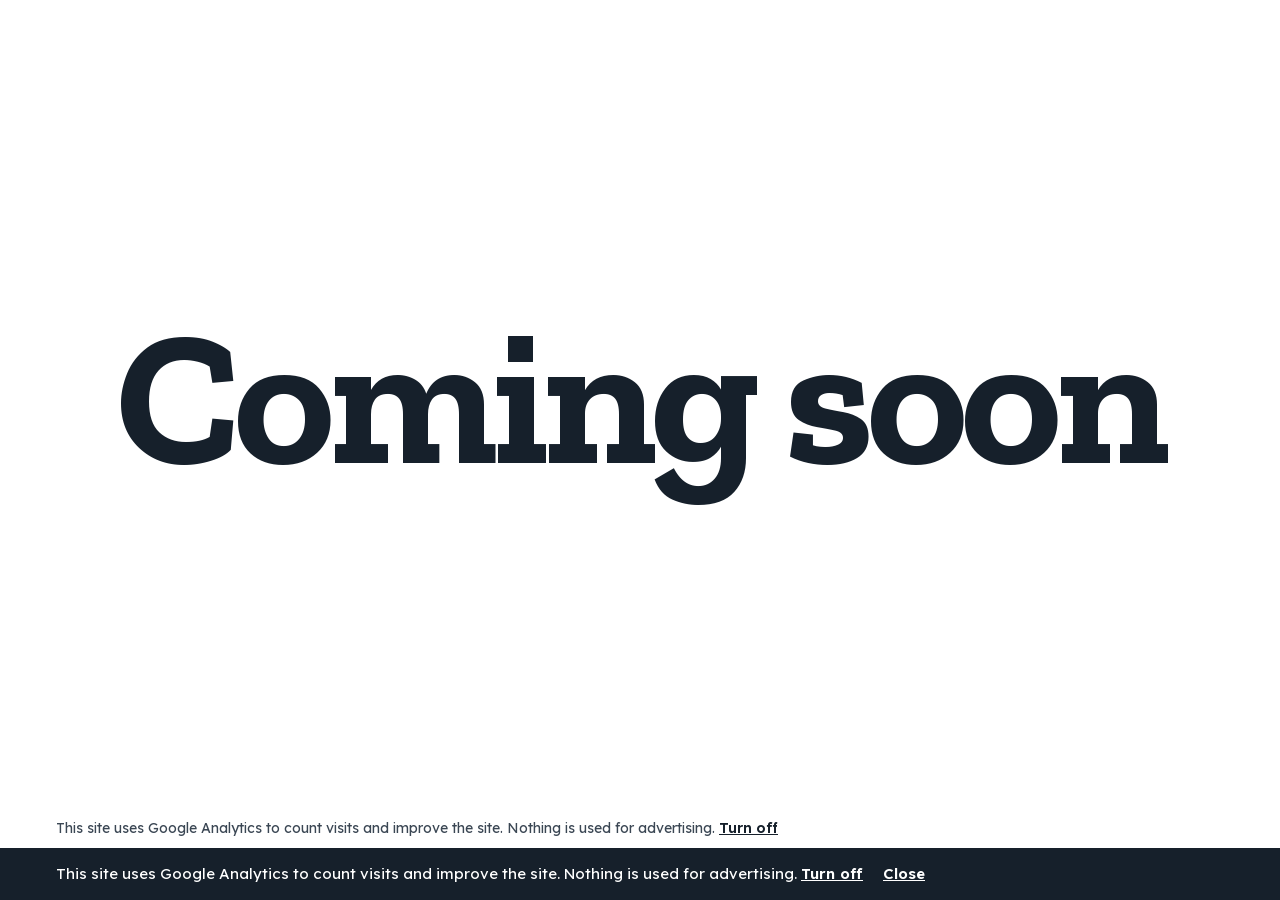
<file: index.html>
<!DOCTYPE html>
<html lang="en-GB">
<head>
<meta charset="utf-8">
<meta name="viewport" content="width=device-width, initial-scale=1">
<script>window.dataLayer=window.dataLayer||[];function gtag(){dataLayer.push(arguments);}if(location.hostname==="prompts.ictevangelist.com"){var gaOff=false;try{gaOff=localStorage.getItem("ga-optout")==="1";}catch(e){}gtag("consent","default",{"analytics_storage":gaOff?"denied":"granted","ad_storage":"denied","ad_user_data":"denied","ad_personalization":"denied"});gtag("js",new Date());gtag("config","G-3GVSLSE1K1");var gs=document.createElement("script");gs.async=true;gs.src="https://www.googletagmanager.com/gtag/js?id=G-3GVSLSE1K1";document.head.appendChild(gs);}</script>
<title>Coming soon</title>
<meta name="description" content="Coming soon.">
<link rel="canonical" href="https://prompts.ictevangelist.com/">
<meta name="robots" content="index, follow">
<meta property="og:title" content="Coming soon">
<meta property="og:description" content="Coming soon.">
<meta property="og:url" content="https://prompts.ictevangelist.com/">
<meta property="og:image" content="https://prompts.ictevangelist.com/assets/og-image.png">
<meta name="twitter:card" content="summary_large_image">
<link rel="icon" href="/favicon.svg" type="image/svg+xml">
<link rel="preload" href="/assets/fonts/zilla-slab-700.woff2" as="font" type="font/woff2" crossorigin>
<link rel="preload" href="/assets/fonts/lexend-var.woff2" as="font" type="font/woff2" crossorigin>
<link rel="stylesheet" href="/css/styles.css?v=4">
</head>
<body>
<main class="soon"><h1>Coming soon</h1></main>
<footer class="foot">
  <p class="ga-note"><span class="ga-msg">This site uses Google Analytics to count visits and improve the site. Nothing is used for advertising.</span> <button type="button" class="ga-toggle">Turn off</button></p>
  <p><a href="/privacy/">Privacy notice</a></p>
</footer>
<script src="/js/ga-optout.js" defer></script>
</body>
</html>
</file>
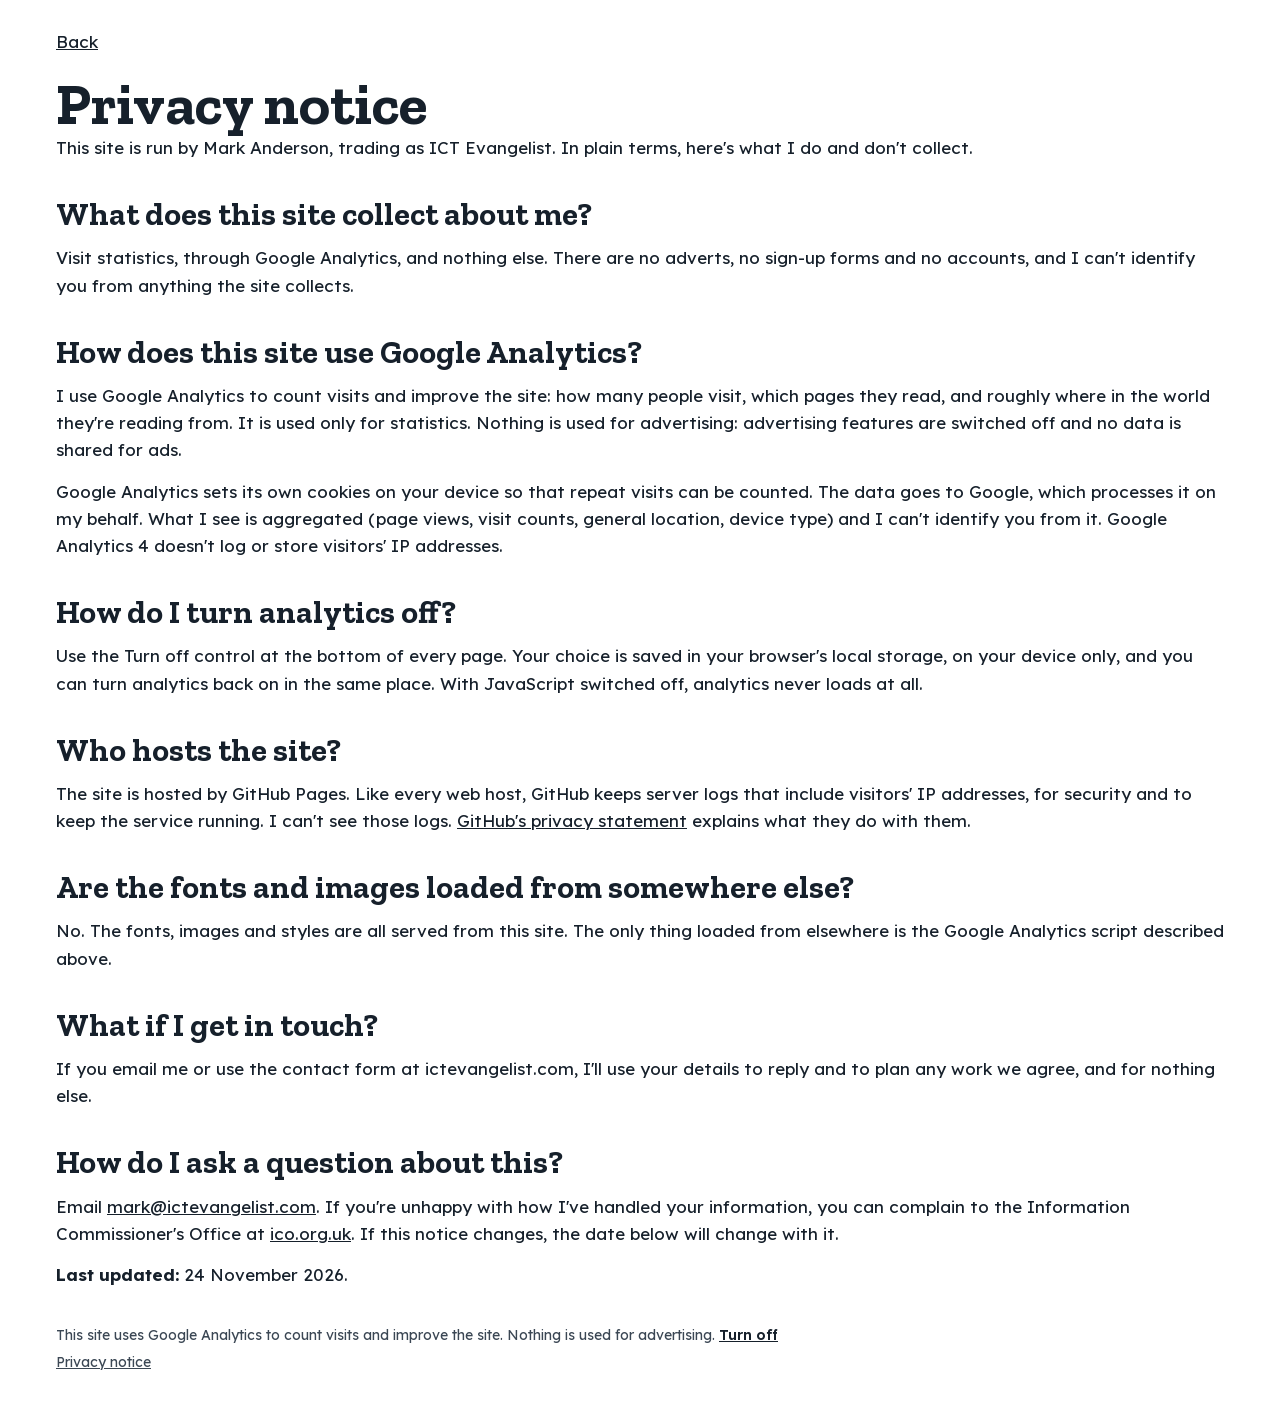
<file: privacy/index.html>
<!DOCTYPE html>
<html lang="en-GB">
<head>
<meta charset="utf-8">
<meta name="viewport" content="width=device-width, initial-scale=1">
<script>window.dataLayer=window.dataLayer||[];function gtag(){dataLayer.push(arguments);}if(location.hostname==="prompts.ictevangelist.com"){var gaOff=false;try{gaOff=localStorage.getItem("ga-optout")==="1";}catch(e){}gtag("consent","default",{"analytics_storage":gaOff?"denied":"granted","ad_storage":"denied","ad_user_data":"denied","ad_personalization":"denied"});gtag("js",new Date());gtag("config","G-3GVSLSE1K1");var gs=document.createElement("script");gs.async=true;gs.src="https://www.googletagmanager.com/gtag/js?id=G-3GVSLSE1K1";document.head.appendChild(gs);}</script>
<title>Privacy notice</title>
<meta name="description" content="Coming soon.">
<link rel="canonical" href="https://prompts.ictevangelist.com/privacy/">
<meta name="robots" content="index, follow">
<meta property="og:title" content="Coming soon">
<meta property="og:description" content="Coming soon.">
<meta property="og:url" content="https://prompts.ictevangelist.com/privacy/">
<meta property="og:image" content="https://prompts.ictevangelist.com/assets/og-image.png">
<meta name="twitter:card" content="summary_large_image">
<link rel="icon" href="/favicon.svg" type="image/svg+xml">
<link rel="preload" href="/assets/fonts/zilla-slab-700.woff2" as="font" type="font/woff2" crossorigin>
<link rel="preload" href="/assets/fonts/lexend-var.woff2" as="font" type="font/woff2" crossorigin>
<link rel="stylesheet" href="/css/styles.css?v=4">
</head>
<body>
<main><p class="back"><a href="/">Back</a></p><article class="prose">
<h1>Privacy notice</h1>
<p>This site is run by Mark Anderson, trading as ICT Evangelist. In plain terms, here's what I do and don't collect.</p>
<h2>What does this site collect about me?</h2>
<p>Visit statistics, through Google Analytics, and nothing else. There are no adverts, no sign-up forms and no accounts, and I can't identify you from anything the site collects.</p>
<h2>How does this site use Google Analytics?</h2>
<p>I use Google Analytics to count visits and improve the site: how many people visit, which pages they read, and roughly where in the world they're reading from. It is used only for statistics. Nothing is used for advertising: advertising features are switched off and no data is shared for ads.</p>
<p>Google Analytics sets its own cookies on your device so that repeat visits can be counted. The data goes to Google, which processes it on my behalf. What I see is aggregated (page views, visit counts, general location, device type) and I can't identify you from it. Google Analytics 4 doesn't log or store visitors' IP addresses.</p>
<h2>How do I turn analytics off?</h2>
<p>Use the Turn off control at the bottom of every page. Your choice is saved in your browser's local storage, on your device only, and you can turn analytics back on in the same place. With JavaScript switched off, analytics never loads at all.</p>
<h2>Who hosts the site?</h2>
<p>The site is hosted by GitHub Pages. Like every web host, GitHub keeps server logs that include visitors' IP addresses, for security and to keep the service running. I can't see those logs. <a href="https://docs.github.com/en/site-policy/privacy-policies/github-general-privacy-statement">GitHub's privacy statement</a> explains what they do with them.</p>
<h2>Are the fonts and images loaded from somewhere else?</h2>
<p>No. The fonts, images and styles are all served from this site. The only thing loaded from elsewhere is the Google Analytics script described above.</p>
<h2>What if I get in touch?</h2>
<p>If you email me or use the contact form at ictevangelist.com, I'll use your details to reply and to plan any work we agree, and for nothing else.</p>
<h2>How do I ask a question about this?</h2>
<p>Email <a href="mailto:mark@ictevangelist.com">mark@ictevangelist.com</a>. If you're unhappy with how I've handled your information, you can complain to the Information Commissioner's Office at <a href="https://ico.org.uk">ico.org.uk</a>. If this notice changes, the date below will change with it.</p>
<p><b>Last updated:</b> 24 November 2026.</p>
</article></main>
<footer class="foot">
  <p class="ga-note"><span class="ga-msg">This site uses Google Analytics to count visits and improve the site. Nothing is used for advertising.</span> <button type="button" class="ga-toggle">Turn off</button></p>
  <p><a href="/privacy/">Privacy notice</a></p>
</footer>
<script src="/js/ga-optout.js" defer></script>
</body>
</html>
</file>
<file: css/styles.css>
@font-face{font-family:'Zilla Slab';src:url('/assets/fonts/zilla-slab-700.woff2') format('woff2');font-weight:700;font-style:normal;font-display:swap}
@font-face{font-family:'Lexend';src:url('/assets/fonts/lexend-var.woff2') format('woff2');font-weight:100 900;font-style:normal;font-display:swap}
*{box-sizing:border-box}
html,body{height:100%}
body{margin:0;display:flex;flex-direction:column;min-height:100%;font-family:Lexend,system-ui,sans-serif;background:#fff;color:#16202b;font-size:17px;line-height:1.6}
h1,h2{font-family:'Zilla Slab',Georgia,serif;font-weight:700;margin:0}
a{color:inherit}
a:focus-visible,button:focus-visible{outline:3px solid #16202b;outline-offset:3px}
.soon{flex:1;display:flex;align-items:center;justify-content:center;padding:40px 20px;text-align:center}
.soon h1{font-size:clamp(64px,15vw,240px);line-height:.92;letter-spacing:-.03em}
.back{padding:28px 56px 0;margin:0}
.prose{padding:20px 56px 0}.prose h1{font-size:clamp(36px,4.6vw,62px);line-height:1}.prose h2{font-size:32px;line-height:1.1;margin:36px 0 12px}.prose p{margin:0 0 14px}
.foot{padding:22px 56px 30px;font-size:14px;color:#3b4754}
.foot p{margin:0 0 4px}
.ga-note button{font:inherit;font-weight:600;background:none;border:0;padding:0;color:#16202b;text-decoration:underline;cursor:pointer}
.ga-pop{position:fixed;left:0;right:0;bottom:0;z-index:50;display:flex;flex-wrap:wrap;align-items:center;gap:8px 20px;padding:14px 56px;background:#16202b;color:#fff;font-size:15px}
.ga-pop .ga-note{margin:0}.ga-pop button{font:inherit;font-weight:600;background:none;border:0;padding:0;color:#fff;text-decoration:underline;cursor:pointer}
.ga-pop :focus-visible{outline:3px solid #fff;outline-offset:2px}
@media (max-width:980px){.back{padding:20px 20px 0}.prose{padding:16px 20px 0}.foot{padding:20px 20px 28px}.ga-pop{padding:14px 20px}}
</file>
